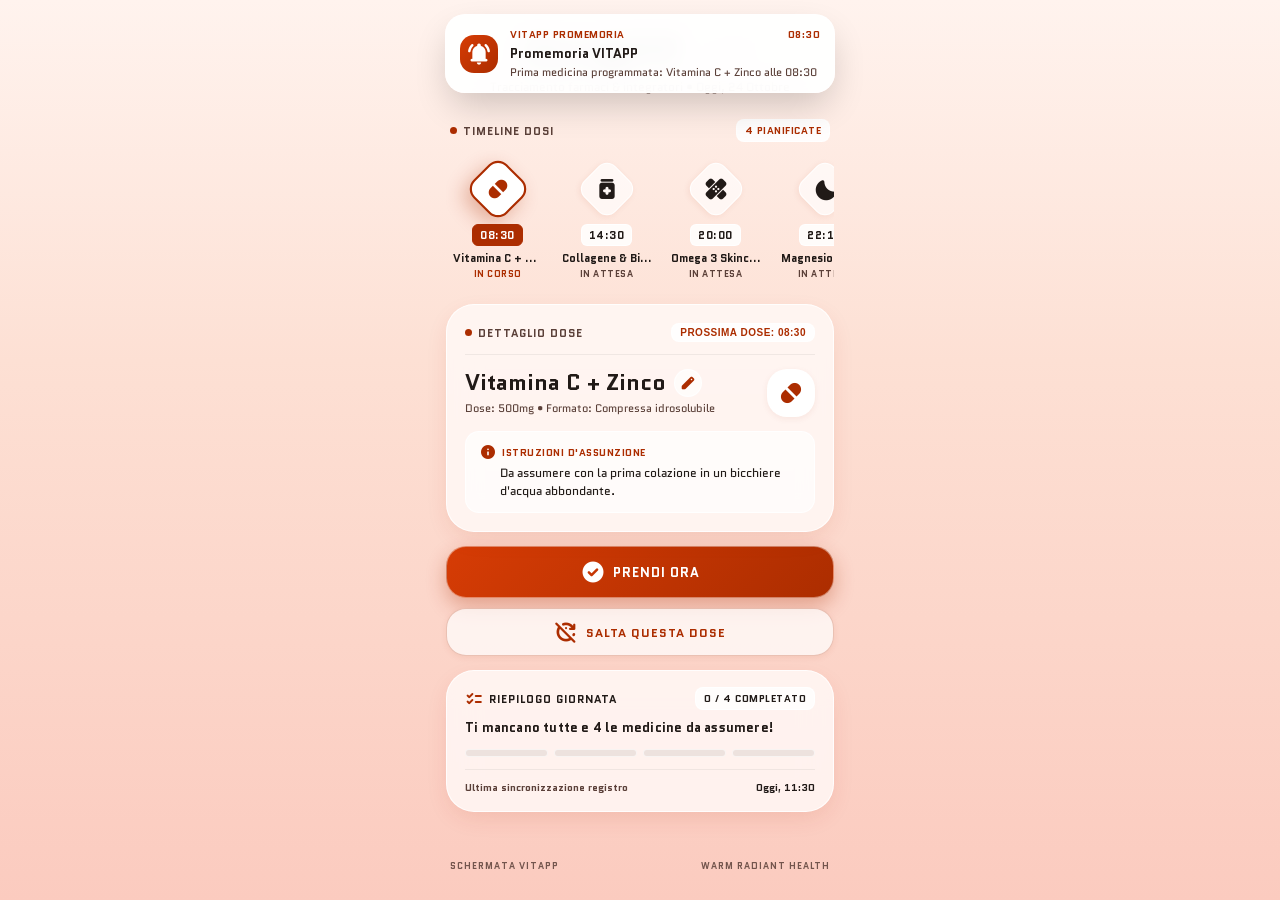
<file: index.html>
<!DOCTYPE html>
<html lang="it">

<head>
  <meta charset="UTF-8">
  <meta name="viewport" content="width=device-width, initial-scale=1.0">
  <title>VITAPPP - Tracciamento Farmaci & Integratori</title>

  <!-- Google Fonts: Font Quantico e Icone Rounded Geometry -->
  <link rel="preconnect" href="https://fonts.googleapis.com">
  <link rel="preconnect" href="https://fonts.gstatic.com" crossorigin>
  <link href="https://fonts.googleapis.com/css2?family=Quantico:ital,wght@0,400;0,700;1,400;1,700&display=swap"
    rel="stylesheet">
  <link
    href="https://fonts.googleapis.com/css2?family=Material+Symbols+Rounded:opsz,wght,FILL,GRAD@20..48,100..700,0..1,-50..200"
    rel="stylesheet">
  <link href="https://fonts.googleapis.com/css2?family=Rock+3D&display=swap" rel="stylesheet">


  <!-- Foglio di Stile Esterno -->
  <link rel="stylesheet" href="style.css">
</head>

<body>

  <!-- ==========================================================================
       === NOTIFICA TELEFONO (PROMEMORIA ORARIO SVEGLIA) ===
       ========================================================================== -->
  <div class="phone-notification" id="phoneNotification" role="alert">
    <div class="notif-icon-box">
      <span class="material-symbols-rounded">notifications_active</span>
    </div>
    <div class="notif-content">
      <div class="notif-header">
        <span>VITAPP PROMEMORIA</span>
        <span id="notifTime">08:30</span>
      </div>
      <p class="notif-title" id="notifTitle">È ora di prendere la medicina!</p>
      <p class="notif-desc" id="notifDesc">Tocca per visualizzare la scheda dosi.</p>
    </div>
  </div>

  <!-- ==========================================================================
       === CONTENITORE CENTRATO MOBILE-FIRST ===
       ========================================================================== -->
  <div class="app-container">

    <!-- Header: Titolo Vitapp e sottotitolo -->
    <header class="app-header">
      <div class="brand-row">
        <h1 class="brand-title">VITAPP</h1>
        <span class="brand-badge">v1.0-MED</span>
      </div>
      <p class="brand-subtitle">Tracciamento farmaci & integratori &bull; Oggi, 24 Ottobre</p>
    </header>

    <main>
      <!-- ==========================================================================
           === SEZIONE 1: TIMELINE DELLE MEDICINE CON FORMA A ROMBO ===
           ========================================================================== -->
      <section class="timeline-section" aria-label="Timeline delle medicine">
        <div class="section-header-row">
          <div class="section-label">
            <span class="section-indicator-dot"></span>
            <span>Timeline Dosi</span>
          </div>
          <span class="counter-pill" id="plannedCounterBadge">4 PIANIFICATE</span>
        </div>

        <!-- Traccia scorrevole con pulsanti delle medicine e pulsante "+" -->
        <div class="rhombus-scroll-track" id="rhombusContainer"></div>
      </section>

      <!-- ==========================================================================
           === SEZIONE 2: SCHEDA DETTAGLIO DELLA MEDICINA ATTIVA ===
           ========================================================================== -->
      <section class="detail-card" aria-label="Dettaglio della medicina selezionata">
        <div class="detail-top-row">
          <div class="section-label">
            <span class="section-indicator-dot"></span>
            <span>Dettaglio Dose</span>
          </div>
          <button type="button" class="detail-badge-pill" id="nextDoseBadge">
            PROSSIMA DOSE: 08:30
          </button>
        </div>

        <div class="detail-info-row">
          <div class="detail-text-col">
            <div class="detail-name-wrapper">
              <h2 class="detail-title" id="activeMedName">Vitamina C + Zinco</h2>
              <!-- Pulsante per modificare nome e dettagli della medicina -->
              <button type="button" class="edit-med-btn" id="btnOpenEditModal" title="Modifica medicina">
                <span class="material-symbols-rounded">edit</span>
              </button>
            </div>
            <p class="detail-spec" id="activeMedSpec">Dose: 500mg &bull; Formato: Compressa idrosolubile</p>
          </div>

          <div class="detail-icon-circle">
            <span class="material-symbols-rounded" id="activeMedIcon">pill</span>
          </div>
        </div>

        <!-- Box Istruzioni d'assunzione -->
        <div class="instructions-card">
          <div class="instructions-header">
            <span class="material-symbols-rounded" style="font-size: 16px;">info</span>
            <span>Istruzioni d'assunzione</span>
          </div>
          <p class="instructions-body" id="activeMedInstruction">
            Da assumere con la prima colazione in un bicchiere d'acqua abbondante.
          </p>
        </div>
      </section>

      <!-- ==========================================================================
           === SEZIONE 3: PULSANTI DI AZIONE (PRENDI ORA E SALTA DOSE) ===
           ========================================================================== -->
      <section class="actions-section" aria-label="Azioni sulla medicina">
        <button type="button" class="btn-action-primary" id="btnTakeNow">
          <span class="material-symbols-rounded">check_circle</span>
          <span>Prendi Ora</span>
        </button>

        <button type="button" class="btn-action-secondary" id="btnSkipDose">
          <span class="material-symbols-rounded">update_disabled</span>
          <span>Salta Questa Dose</span>
        </button>
      </section>

      <!-- ==========================================================================
           === SEZIONE 4: RIEPILOGO GIORNATA E BARRA DI AVANZAMENTO ===
           ========================================================================== */ -->
      <section class="summary-card" aria-label="Riepilogo avanzamento giornaliero">
        <div class="summary-header-row">
          <div class="summary-label">
            <span class="material-symbols-rounded"
              style="color: var(--color-primary); font-size: 18px;">checklist</span>
            <span>Riepilogo Giornata</span>
          </div>
          <span class="summary-counter-badge" id="progressFractionBadge">0 / 4 COMPLETATO</span>
        </div>

        <!-- Messaggio dinamico: mostra "OBIETTIVI RAGGIUNTI!" a giornata completata -->
        <p class="summary-message" id="summaryStatusMessage">
          Ti mancano tutte e 4 le medicine da assumere!
        </p>

        <!-- Segmenti proporzionali della barra di progresso -->
        <div class="progress-bar-container" id="progressBarContainer"></div>

        <div class="summary-footer">
          <span>Ultima sincronizzazione registro</span>
          <span class="sync-timestamp" id="syncTimestamp">Oggi, 11:30</span>
        </div>
      </section>
    </main>

    <!-- Footer di chiusura -->
    <footer class="app-footer">
      <span>SCHERMATA VITAPP</span>
      <span>WARM RADIANT HEALTH</span>
    </footer>
  </div>

  <!-- ==========================================================================
       === MODAL 1: AGGIUNGI MEDICINA (MASSIMO 6) ===
       ========================================================================== -->
  <div class="modal-overlay" id="addModalOverlay">
    <div class="modal-card">
      <div class="modal-handle"></div>
      <div class="modal-header-row">
        <h3 class="modal-title">
          <span class="material-symbols-rounded" style="color: var(--color-primary);">add_circle</span>
          <span>Aggiungi Nuova Medicina</span>
        </h3>
        <button type="button" class="btn-close-modal" id="btnCloseAddModal">
          <span class="material-symbols-rounded">close</span>
        </button>
      </div>

      <form id="addMedForm">
        <div class="form-group">
          <label class="form-label" for="addMedName">Nome Medicina o Integratore</label>
          <input class="form-input" id="addMedName" type="text" placeholder="Es. Vitamina D3, Ferro..." required>
        </div>

        <div class="form-group">
          <label class="form-label" for="addMedTime">Orario di Notifica / Assunzione</label>
          <input class="form-input" id="addMedTime" type="time" value="12:00" required>
        </div>

        <div class="form-group">
          <label class="form-label" for="addMedSpec">Formato e Dosaggio</label>
          <input class="form-input" id="addMedSpec" type="text" placeholder="Es. Dose: 1 compressa • Con acqua">
        </div>

        <div class="form-group">
          <label class="form-label" for="addMedInstruction">Istruzioni d'assunzione</label>
          <textarea class="form-textarea" id="addMedInstruction"
            placeholder="Es. Da assumere prima del pasto principale."></textarea>
        </div>

        <div class="modal-actions-row">
          <button type="button" class="btn-modal-cancel" id="btnCancelAdd">Annulla</button>
          <button type="submit" class="btn-modal-submit">Salva Medicina</button>
        </div>
      </form>
    </div>
  </div>

  <!-- ==========================================================================
       === MODAL 2: MODIFICA NOME E ISTRUZIONI MEDICINA ===
       ========================================================================== -->
  <div class="modal-overlay" id="editModalOverlay">
    <div class="modal-card">
      <div class="modal-handle"></div>
      <div class="modal-header-row">
        <h3 class="modal-title">
          <span class="material-symbols-rounded" style="color: var(--color-primary);">edit_note</span>
          <span>Modifica Medicina</span>
        </h3>
        <button type="button" class="btn-close-modal" id="btnCloseEditModal">
          <span class="material-symbols-rounded">close</span>
        </button>
      </div>

      <form id="editMedForm">
        <div class="form-group">
          <label class="form-label" for="editMedName">Nome Medicina</label>
          <input class="form-input" id="editMedName" type="text" required>
        </div>

        <div class="form-group">
          <label class="form-label" for="editMedTime">Orario di Assunzione</label>
          <input class="form-input" id="editMedTime" type="time" required>
        </div>

        <div class="form-group">
          <label class="form-label" for="editMedSpec">Formato e Dosaggio</label>
          <input class="form-input" id="editMedSpec" type="text">
        </div>

        <div class="form-group">
          <label class="form-label" for="editMedInstruction">Istruzioni d'assunzione</label>
          <textarea class="form-textarea" id="editMedInstruction"></textarea>
        </div>

        <div class="modal-actions-row">
          <button type="button" class="btn-modal-cancel" id="btnCancelEdit">Annulla</button>
          <button type="submit" class="btn-modal-submit">Salva Modifiche</button>
        </div>
      </form>
    </div>
  </div>

  <!-- Collegamento allo Script JavaScript Esterno -->
  <script src="script.js"></script>
</body>

</html>
</file>
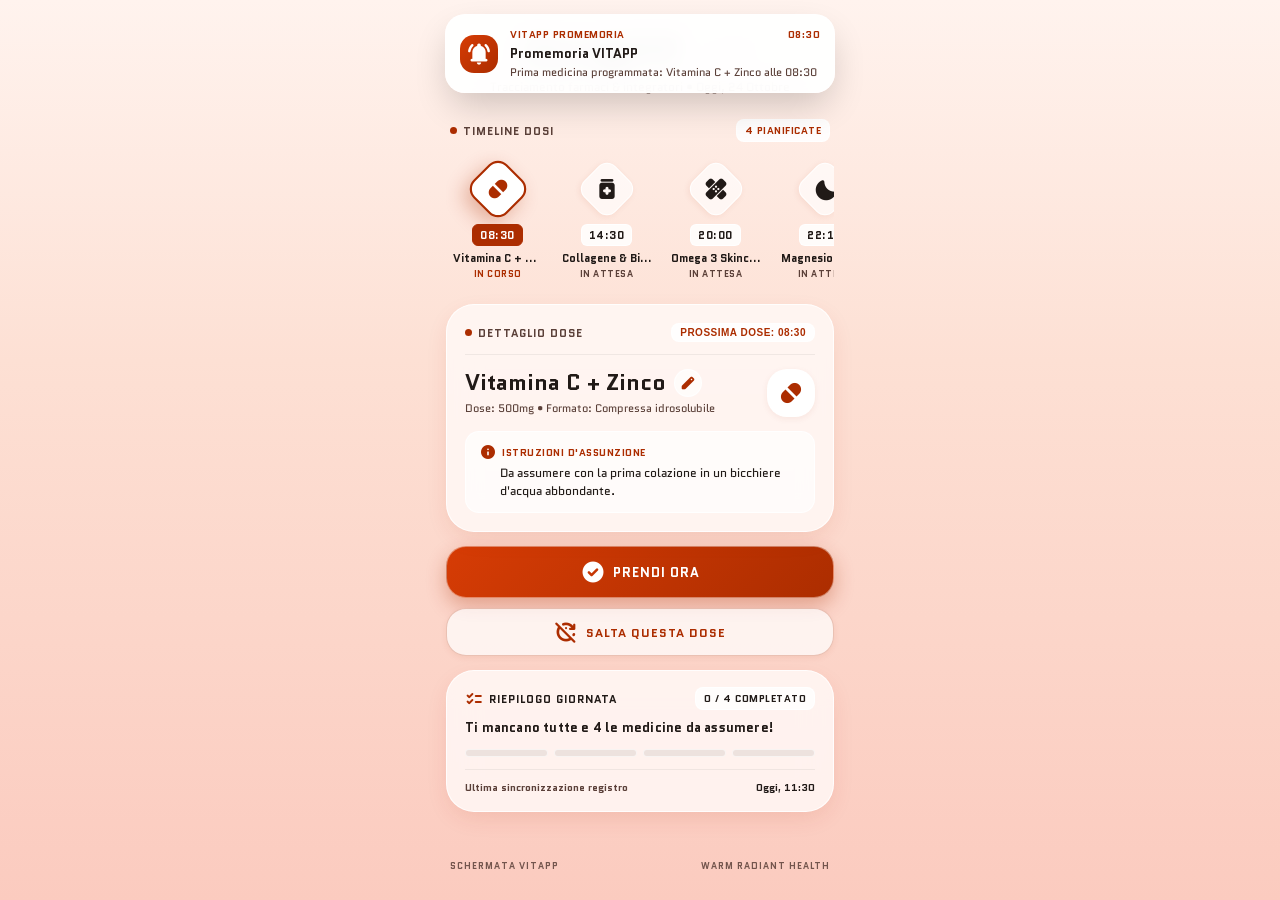
<file: VITAPP/index.html>
<!DOCTYPE html>
<html lang="it">

<head>
  <meta charset="UTF-8">
  <meta name="viewport" content="width=device-width, initial-scale=1.0">
  <title>VITAPP - Tracciamento Farmaci & Integratori</title>

  <!-- Google Fonts: Font Quantico e Icone Rounded Geometry -->
  <link rel="preconnect" href="https://fonts.googleapis.com">
  <link rel="preconnect" href="https://fonts.gstatic.com" crossorigin>
  <link href="https://fonts.googleapis.com/css2?family=Quantico:ital,wght@0,400;0,700;1,400;1,700&display=swap"
    rel="stylesheet">
  <link
    href="https://fonts.googleapis.com/css2?family=Material+Symbols+Rounded:opsz,wght,FILL,GRAD@20..48,100..700,0..1,-50..200"
    rel="stylesheet">
  <link href="https://fonts.googleapis.com/css2?family=Rock+3D&display=swap" rel="stylesheet">


  <!-- Foglio di Stile Esterno -->
  <link rel="stylesheet" href="style.css">
</head>

<body>

  <!-- ==========================================================================
       === CONTENITORE SFONDO: PASTIGLIE CADENTI ===
       ========================================================================== -->
  <div class="pills-bg-container" id="pillsBgContainer" aria-hidden="true"></div>

  <!-- ==========================================================================
       === NOTIFICA TELEFONO (PROMEMORIA ORARIO SVEGLIA) ===
       ========================================================================== -->
  <div class="phone-notification" id="phoneNotification" role="alert">
    <div class="notif-icon-box">
      <span class="material-symbols-rounded">notifications_active</span>
    </div>
    <div class="notif-content">
      <div class="notif-header">
        <span>VITAPP PROMEMORIA</span>
        <span id="notifTime">08:30</span>
      </div>
      <p class="notif-title" id="notifTitle">È ora di prendere la medicina!</p>
      <p class="notif-desc" id="notifDesc">Tocca per visualizzare la scheda dosi.</p>
    </div>
  </div>

  <!-- ==========================================================================
       === CONTENITORE CENTRATO MOBILE-FIRST ===
       ========================================================================== -->
  <div class="app-container">

    <!-- Header: Titolo Vitapp e sottotitolo -->
    <header class="app-header">
      <div class="brand-row">
        <h1 class="brand-title">VITAPP</h1>
        <span class="brand-badge">v1.0-MED</span>
      </div>
      <p class="brand-subtitle">Tracciamento farmaci & integratori &bull; Oggi, 24 Ottobre</p>
    </header>

    <main>
      <!-- ==========================================================================
           === SEZIONE 1: TIMELINE DELLE MEDICINE CON FORMA A ROMBO ===
           ========================================================================== -->
      <section class="timeline-section" aria-label="Timeline delle medicine">
        <div class="section-header-row">
          <div class="section-label">
            <span class="section-indicator-dot"></span>
            <span>Timeline Dosi</span>
          </div>
          <span class="counter-pill" id="plannedCounterBadge">4 PIANIFICATE</span>
        </div>

        <!-- Traccia scorrevole con pulsanti delle medicine e pulsante "+" -->
        <div class="rhombus-scroll-track" id="rhombusContainer"></div>
      </section>

      <!-- ==========================================================================
           === SEZIONE 2: SCHEDA DETTAGLIO DELLA MEDICINA ATTIVA ===
           ========================================================================== -->
      <section class="detail-card" aria-label="Dettaglio della medicina selezionata">
        <div class="detail-top-row">
          <div class="section-label">
            <span class="section-indicator-dot"></span>
            <span>Dettaglio Dose</span>
          </div>
          <button type="button" class="detail-badge-pill" id="nextDoseBadge">
            PROSSIMA DOSE: 08:30
          </button>
        </div>

        <div class="detail-info-row">
          <div class="detail-text-col">
            <div class="detail-name-wrapper">
              <h2 class="detail-title" id="activeMedName">Vitamina C + Zinco</h2>
              <!-- Pulsante per modificare nome e dettagli della medicina -->
              <button type="button" class="edit-med-btn" id="btnOpenEditModal" title="Modifica medicina">
                <span class="material-symbols-rounded">edit</span>
              </button>
            </div>
            <p class="detail-spec" id="activeMedSpec">Dose: 500mg &bull; Formato: Compressa idrosolubile</p>
          </div>

          <div class="detail-icon-circle">
            <span class="material-symbols-rounded" id="activeMedIcon">pill</span>
          </div>
        </div>

        <!-- Box Istruzioni d'assunzione -->
        <div class="instructions-card">
          <div class="instructions-header">
            <span class="material-symbols-rounded" style="font-size: 16px;">info</span>
            <span>Istruzioni d'assunzione</span>
          </div>
          <p class="instructions-body" id="activeMedInstruction">
            Da assumere con la prima colazione in un bicchiere d'acqua abbondante.
          </p>
        </div>
      </section>

      <!-- ==========================================================================
           === SEZIONE 3: PULSANTI DI AZIONE (PRENDI ORA E SALTA DOSE) ===
           ========================================================================== -->
      <section class="actions-section" aria-label="Azioni sulla medicina">
        <button type="button" class="btn-action-primary" id="btnTakeNow">
          <span class="material-symbols-rounded">check_circle</span>
          <span>Prendi Ora</span>
        </button>

        <button type="button" class="btn-action-secondary" id="btnSkipDose">
          <span class="material-symbols-rounded">update_disabled</span>
          <span>Salta Questa Dose</span>
        </button>
      </section>

      <!-- ==========================================================================
           === SEZIONE 4: RIEPILOGO GIORNATA E BARRA DI AVANZAMENTO ===
           ========================================================================== */ -->
      <section class="summary-card" aria-label="Riepilogo avanzamento giornaliero">
        <div class="summary-header-row">
          <div class="summary-label">
            <span class="material-symbols-rounded"
              style="color: var(--color-primary); font-size: 18px;">checklist</span>
            <span>Riepilogo Giornata</span>
          </div>
          <span class="summary-counter-badge" id="progressFractionBadge">0 / 4 COMPLETATO</span>
        </div>

        <!-- Messaggio dinamico: mostra "OBIETTIVI RAGGIUNTI!" a giornata completata -->
        <p class="summary-message" id="summaryStatusMessage">
          Ti mancano tutte e 4 le medicine da assumere!
        </p>

        <!-- Segmenti proporzionali della barra di progresso -->
        <div class="progress-bar-container" id="progressBarContainer"></div>

        <div class="summary-footer">
          <span>Ultima sincronizzazione registro</span>
          <span class="sync-timestamp" id="syncTimestamp">Oggi, 11:30</span>
        </div>
      </section>
    </main>

    <!-- Footer di chiusura -->
    <footer class="app-footer">
      <span>SCHERMATA VITAPP</span>
      <span>WARM RADIANT HEALTH</span>
    </footer>
  </div>

  <!-- ==========================================================================
       === MODAL 1: AGGIUNGI MEDICINA (MASSIMO 6) ===
       ========================================================================== -->
  <div class="modal-overlay" id="addModalOverlay">
    <div class="modal-card">
      <div class="modal-handle"></div>
      <div class="modal-header-row">
        <h3 class="modal-title">
          <span class="material-symbols-rounded" style="color: var(--color-primary);">add_circle</span>
          <span>Aggiungi Nuova Medicina</span>
        </h3>
        <button type="button" class="btn-close-modal" id="btnCloseAddModal">
          <span class="material-symbols-rounded">close</span>
        </button>
      </div>

      <form id="addMedForm">
        <div class="form-group">
          <label class="form-label" for="addMedName">Nome Medicina o Integratore</label>
          <input class="form-input" id="addMedName" type="text" placeholder="Es. Vitamina D3, Ferro..." required>
        </div>

        <div class="form-group">
          <label class="form-label" for="addMedTime">Orario di Notifica / Assunzione</label>
          <input class="form-input" id="addMedTime" type="time" value="12:00" required>
        </div>

        <div class="form-group">
          <label class="form-label" for="addMedSpec">Formato e Dosaggio</label>
          <input class="form-input" id="addMedSpec" type="text" placeholder="Es. Dose: 1 compressa • Con acqua">
        </div>

        <div class="form-group">
          <label class="form-label" for="addMedInstruction">Istruzioni d'assunzione</label>
          <textarea class="form-textarea" id="addMedInstruction"
            placeholder="Es. Da assumere prima del pasto principale."></textarea>
        </div>

        <div class="modal-actions-row">
          <button type="button" class="btn-modal-cancel" id="btnCancelAdd">Annulla</button>
          <button type="submit" class="btn-modal-submit">Salva Medicina</button>
        </div>
      </form>
    </div>
  </div>

  <!-- ==========================================================================
       === MODAL 2: MODIFICA NOME E ISTRUZIONI MEDICINA ===
       ========================================================================== -->
  <div class="modal-overlay" id="editModalOverlay">
    <div class="modal-card">
      <div class="modal-handle"></div>
      <div class="modal-header-row">
        <h3 class="modal-title">
          <span class="material-symbols-rounded" style="color: var(--color-primary);">edit_note</span>
          <span>Modifica Medicina</span>
        </h3>
        <button type="button" class="btn-close-modal" id="btnCloseEditModal">
          <span class="material-symbols-rounded">close</span>
        </button>
      </div>

      <form id="editMedForm">
        <div class="form-group">
          <label class="form-label" for="editMedName">Nome Medicina</label>
          <input class="form-input" id="editMedName" type="text" required>
        </div>

        <div class="form-group">
          <label class="form-label" for="editMedTime">Orario di Assunzione</label>
          <input class="form-input" id="editMedTime" type="time" required>
        </div>

        <div class="form-group">
          <label class="form-label" for="editMedSpec">Formato e Dosaggio</label>
          <input class="form-input" id="editMedSpec" type="text">
        </div>

        <div class="form-group">
          <label class="form-label" for="editMedInstruction">Istruzioni d'assunzione</label>
          <textarea class="form-textarea" id="editMedInstruction"></textarea>
        </div>

        <div class="modal-actions-row">
          <button type="button" class="btn-modal-cancel" id="btnCancelEdit">Annulla</button>
          <button type="submit" class="btn-modal-submit">Salva Modifiche</button>
        </div>
      </form>
    </div>
  </div>

  <!-- Collegamento allo Script JavaScript Esterno -->
  <script src="script.js"></script>
</body>

</html>
</file>
<file: style.css>
/* ==========================================================================
   === VARIABILI CSS (COLORI, FONT, SPAZIATURE, OMBRE) ===
   ========================================================================== */


@import url('https://fonts.googleapis.com/css2?family=Rock+3D&display=swap');

:root {

  /* Palette colori caldi (Warm Radiant Health) */
  --color-primary: #ac2d00;
  --color-primary-container: #d63c05;
  --color-primary-light: #ffdbd1;
  --color-secondary: #865300;
  --color-secondary-container: #fda625;

  /* Sfumature di sfondo pesca/albicocca */
  --color-bg-start: #fff3ee;
  --color-bg-mid: #fde0d4;
  --color-bg-end: #fbcbbf;

  /* Colori di superficie e card effetto vetro */
  --color-surface-glass: rgba(255, 248, 246, 0.85);
  --color-surface-subtle: rgba(255, 255, 255, 0.65);

  /* Colori testo e bordi */
  --color-text-dark: #211a17;
  --color-text-muted: #5b4039;
  --color-border: rgba(255, 255, 255, 0.85);
  --color-bar-bg: rgba(0, 0, 0, 0.07);

  /* Tipografia */
  --font-family: 'Quantico', sans-serif;



  h1 {
    font-family: 'Rock 3D', cursive;
    font-weight: 700;
    font-style: normal;
  }

  /* Raggi di curvatura (Border Radius) */
  --radius-sm: 8px;
  --radius-md: 14px;
  --radius-lg: 20px;
  --radius-xl: 28px;
  --radius-full: 9999px;

  /* Ombreggiature (Shadows) */
  --shadow-sm: 0 2px 6px rgba(172, 45, 0, 0.08);
  --shadow-md: 0 8px 24px -4px rgba(172, 45, 0, 0.12);
  --shadow-lg: 0 14px 32px -4px rgba(172, 45, 0, 0.25);
}

/* ==========================================================================
   === RESET E LAYOUT PRINCIPALE (MOBILE-FIRST) ===
   ========================================================================== */
* {
  box-sizing: border-box;
  margin: 0;
  padding: 0;
}

body {
  min-height: 100vh;
  background: linear-gradient(180deg, var(--color-bg-start) 0%, var(--color-bg-mid) 40%, var(--color-bg-end) 100%);
  font-family: var(--font-family);
  color: var(--color-text-dark);
  display: flex;
  justify-content: center;
  align-items: flex-start;
  -webkit-font-smoothing: antialiased;
}

/* Contenitore principale dell'app mobile (centrato su schermi ampi) */
.app-container {
  width: 100%;
  max-width: 420px;
  min-height: 100vh;
  padding: 16px 16px 28px 16px;
  display: flex;
  flex-direction: column;
  position: relative;
}

.material-symbols-rounded {
  font-variation-settings: 'FILL' 1, 'wght' 600, 'GRAD' 0, 'opsz' 24;
  display: inline-block;
  vertical-align: middle;
  line-height: 1;
}

/* ==========================================================================
   === NOTIFICA TELEFONO (PROMEMORIA ORARIO SVEGLIA) ===
   ========================================================================== */
.phone-notification {
  position: fixed;
  top: 14px;
  left: 50%;
  transform: translateX(-50%) translateY(-150%);
  width: calc(100% - 32px);
  max-width: 390px;
  background: rgba(255, 255, 255, 0.95);
  backdrop-filter: blur(12px);
  -webkit-backdrop-filter: blur(12px);
  border: 1px solid rgba(255, 255, 255, 0.9);
  border-radius: var(--radius-lg);
  padding: 12px 14px;
  box-shadow: 0 16px 36px -6px rgba(0, 0, 0, 0.2);
  z-index: 9999;
  display: flex;
  align-items: center;
  gap: 12px;
  transition: transform 0.4s cubic-bezier(0.18, 0.89, 0.32, 1.28), opacity 0.3s ease;
  opacity: 0;
  pointer-events: none;
}

.phone-notification.show {
  transform: translateX(-50%) translateY(0);
  opacity: 1;
  pointer-events: auto;
}

.notif-icon-box {
  width: 38px;
  height: 38px;
  border-radius: var(--radius-md);
  background: linear-gradient(135deg, var(--color-primary-container), var(--color-primary));
  color: #ffffff;
  display: flex;
  align-items: center;
  justify-content: center;
  flex-shrink: 0;
}

.notif-content {
  flex: 1;
  min-width: 0;
}

.notif-header {
  display: flex;
  justify-content: space-between;
  align-items: center;
  font-size: 10px;
  color: var(--color-primary);
  font-weight: 700;
  letter-spacing: 0.5px;
  text-transform: uppercase;
  margin-bottom: 2px;
}

.notif-title {
  font-size: 13px;
  font-weight: 700;
  color: var(--color-text-dark);
  white-space: nowrap;
  overflow: hidden;
  text-overflow: ellipsis;
}

.notif-desc {
  font-size: 11px;
  color: var(--color-text-muted);
  margin-top: 1px;
}

/* ==========================================================================
   === HEADER DELL'APPLICAZIONE ===
   ========================================================================== */
.app-header {
  display: flex;
  flex-direction: column;
  align-items: center;
  text-align: center;
  padding: 12px 0 16px 0;
}

.brand-row {
  display: flex;
  align-items: center;
  gap: 8px;
}

.brand-title {
  font-size: 32px;
  font-weight: 700;
  letter-spacing: 2px;
  color: var(--color-text-dark);
  text-transform: uppercase;
}

.brand-badge {
  font-size: 10px;
  font-weight: 700;
  padding: 2px 7px;
  background: rgba(255, 255, 255, 0.85);
  border: 1px solid var(--color-border);
  border-radius: var(--radius-sm);
  color: var(--color-primary);
  letter-spacing: 0.5px;
}

.brand-subtitle {
  margin-top: 4px;
  font-size: 12px;
  color: var(--color-text-muted);
  font-weight: 400;
}

/* ==========================================================================
   === TIMELINE DOSI (ROMBI ORIZZONTALI) ===
   ========================================================================== */
.timeline-section {
  margin-top: 8px;
}

.section-header-row {
  display: flex;
  justify-content: space-between;
  align-items: center;
  margin-bottom: 8px;
  padding: 0 4px;
}

.section-label {
  font-size: 11px;
  font-weight: 700;
  color: var(--color-text-muted);
  letter-spacing: 1px;
  text-transform: uppercase;
  display: flex;
  align-items: center;
  gap: 6px;
}

.section-indicator-dot {
  width: 7px;
  height: 7px;
  border-radius: var(--radius-full);
  background-color: var(--color-primary);
}

.counter-pill {
  font-size: 10px;
  font-weight: 700;
  background: rgba(255, 255, 255, 0.9);
  border: 1px solid var(--color-border);
  border-radius: var(--radius-sm);
  padding: 3px 8px;
  color: var(--color-primary);
  letter-spacing: 0.5px;
}

/* Traccia a scorrimento orizzontale */
.rhombus-scroll-track {
  display: flex;
  gap: 14px;
  overflow-x: auto;
  padding: 10px 4px 14px 4px;
  scrollbar-width: none;
  -ms-overflow-style: none;
}

.rhombus-scroll-track::-webkit-scrollbar {
  display: none;
}

/* Pulsante singola medicina */
.rhombus-item {
  display: flex;
  flex-direction: column;
  align-items: center;
  flex-shrink: 0;
  width: 95px;
  background: none;
  border: none;
  cursor: pointer;
  font-family: inherit;
  outline: none;
  transition: transform 0.2s ease;
}

.rhombus-item:active {
  transform: scale(0.96);
}

/* Rombo a 45 gradi */
.rhombus-box {
  width: 58px;
  height: 58px;
  display: flex;
  align-items: center;
  justify-content: center;
  position: relative;
  margin-bottom: 6px;
}

.rhombus-diamond {
  width: 44px;
  height: 44px;
  border-radius: 12px;
  transform: rotate(45deg);
  background: rgba(255, 255, 255, 0.65);
  border: 1.5px solid var(--color-border);
  box-shadow: var(--shadow-sm);
  transition: all 0.25s ease;
  position: absolute;
}

.rhombus-icon-wrapper {
  position: relative;
  z-index: 2;
  display: flex;
  align-items: center;
  justify-content: center;
  color: var(--color-text-dark);
  transition: color 0.2s ease;
}

.rhombus-icon-wrapper .material-symbols-rounded {
  font-size: 24px;
}

/* Badge orario sotto il rombo */
.rhombus-time {
  font-size: 11px;
  font-weight: 700;
  padding: 2px 7px;
  border-radius: 6px;
  background: rgba(255, 255, 255, 0.85);
  border: 1px solid var(--color-border);
  color: var(--color-text-dark);
  letter-spacing: 0.5px;
  transition: all 0.25s ease;
}

.rhombus-name {
  font-size: 11px;
  font-weight: 700;
  color: var(--color-text-dark);
  margin-top: 4px;
  max-width: 90px;
  white-space: nowrap;
  overflow: hidden;
  text-overflow: ellipsis;
  text-align: center;
}

.rhombus-status-tag {
  font-size: 9px;
  font-weight: 700;
  color: var(--color-text-muted);
  letter-spacing: 0.5px;
  text-transform: uppercase;
  margin-top: 1px;
}

/* Stato SELEZIONATO */
.rhombus-item.selected .rhombus-diamond {
  background: #ffffff;
  border: 2.5px solid var(--color-primary);
  box-shadow: 0 8px 18px rgba(172, 45, 0, 0.3);
  transform: rotate(45deg) scale(1.08);
}

.rhombus-item.selected .rhombus-icon-wrapper {
  color: var(--color-primary);
}

.rhombus-item.selected .rhombus-time {
  background: var(--color-primary);
  color: #ffffff;
  border-color: var(--color-primary);
}

.rhombus-item.selected .rhombus-status-tag {
  color: var(--color-primary);
}

/* Stato PRESA */
.rhombus-item.taken .rhombus-diamond {
  background: rgba(255, 255, 255, 0.9);
  border-color: var(--color-secondary-container);
}

.rhombus-item.taken .rhombus-icon-wrapper {
  color: var(--color-secondary);
}

/* Pulsante AGGIUNGI (+) */
.rhombus-item.add-new-btn .rhombus-diamond {
  background: rgba(255, 255, 255, 0.45);
  border: 2px dashed rgba(172, 45, 0, 0.45);
}

.rhombus-item.add-new-btn .rhombus-icon-wrapper {
  color: var(--color-primary);
}

/* ==========================================================================
   === SCHEDA DETTAGLIO DOSE ===
   ========================================================================== */
.detail-card {
  background: var(--color-surface-glass);
  backdrop-filter: blur(16px);
  -webkit-backdrop-filter: blur(16px);
  border: 1px solid var(--color-border);
  border-radius: var(--radius-xl);
  padding: 18px;
  margin-top: 10px;
  box-shadow: var(--shadow-md);
  position: relative;
}

.detail-top-row {
  display: flex;
  justify-content: space-between;
  align-items: center;
  padding-bottom: 12px;
  border-bottom: 1px solid rgba(0, 0, 0, 0.06);
}

.detail-badge-pill {
  font-size: 10px;
  font-weight: 700;
  color: var(--color-primary);
  background: rgba(255, 255, 255, 0.9);
  border: 1px solid var(--color-border);
  border-radius: var(--radius-sm);
  padding: 3px 8px;
  letter-spacing: 0.5px;
  cursor: pointer;
}

.detail-info-row {
  display: flex;
  justify-content: space-between;
  align-items: flex-start;
  margin-top: 14px;
}

.detail-text-col {
  flex: 1;
  padding-right: 12px;
}

.detail-name-wrapper {
  display: flex;
  align-items: center;
  gap: 8px;
  flex-wrap: wrap;
}

.detail-title {
  font-size: 22px;
  font-weight: 700;
  color: var(--color-text-dark);
  line-height: 1.2;
}

.edit-med-btn {
  background: rgba(255, 255, 255, 0.7);
  border: 1px solid var(--color-border);
  border-radius: var(--radius-full);
  width: 28px;
  height: 28px;
  display: flex;
  align-items: center;
  justify-content: center;
  cursor: pointer;
  color: var(--color-primary);
  transition: background 0.2s ease, transform 0.2s ease;
}

.edit-med-btn:hover {
  background: #ffffff;
  transform: scale(1.08);
}

.edit-med-btn .material-symbols-rounded {
  font-size: 16px;
}

.detail-spec {
  font-size: 11px;
  color: var(--color-text-muted);
  margin-top: 4px;
  line-height: 1.4;
}

.detail-icon-circle {
  width: 48px;
  height: 48px;
  border-radius: var(--radius-lg);
  background: #ffffff;
  border: 1px solid var(--color-border);
  box-shadow: var(--shadow-sm);
  display: flex;
  align-items: center;
  justify-content: center;
  color: var(--color-primary);
  flex-shrink: 0;
}

.detail-icon-circle .material-symbols-rounded {
  font-size: 26px;
}

.instructions-card {
  background: var(--color-surface-subtle);
  border: 1px solid var(--color-border);
  border-radius: var(--radius-md);
  padding: 12px 14px;
  margin-top: 14px;
}

.instructions-header {
  display: flex;
  align-items: center;
  gap: 6px;
  font-size: 10px;
  font-weight: 700;
  color: var(--color-primary);
  letter-spacing: 0.5px;
  text-transform: uppercase;
  margin-bottom: 4px;
}

.instructions-body {
  font-size: 12px;
  line-height: 1.5;
  color: var(--color-text-dark);
  padding-left: 20px;
}

/* ==========================================================================
   === PULSANTI DI AZIONE (PRENDI ORA E SALTA DOSE) ===
   ========================================================================== */
.actions-section {
  display: flex;
  flex-direction: column;
  gap: 10px;
  margin-top: 14px;
}

.btn-action-primary {
  width: 100%;
  height: 52px;
  background: linear-gradient(135deg, var(--color-primary-container) 0%, var(--color-primary) 100%);
  color: #ffffff;
  border: 1px solid rgba(255, 255, 255, 0.4);
  border-radius: var(--radius-lg);
  font-family: inherit;
  font-size: 13px;
  font-weight: 700;
  letter-spacing: 1px;
  text-transform: uppercase;
  display: flex;
  align-items: center;
  justify-content: center;
  gap: 8px;
  cursor: pointer;
  box-shadow: 0 8px 20px rgba(172, 45, 0, 0.32);
  transition: transform 0.15s ease, box-shadow 0.15s ease;
}

.btn-action-primary:active {
  transform: scale(0.98);
  box-shadow: 0 4px 12px rgba(172, 45, 0, 0.25);
}

.btn-action-secondary {
  width: 100%;
  height: 48px;
  background: rgba(255, 255, 255, 0.7);
  color: var(--color-primary);
  border: 1.5px solid rgba(172, 45, 0, 0.25);
  border-radius: var(--radius-lg);
  font-family: inherit;
  font-size: 12px;
  font-weight: 700;
  letter-spacing: 1px;
  text-transform: uppercase;
  display: flex;
  align-items: center;
  justify-content: center;
  gap: 8px;
  cursor: pointer;
  box-shadow: var(--shadow-sm);
  transition: transform 0.15s ease, background 0.15s ease;
}

.btn-action-secondary:active {
  transform: scale(0.98);
  background: rgba(255, 255, 255, 0.9);
}

/* ==========================================================================
   === RIEPILOGO GIORNATA E BARRA DI AVANZAMENTO ===
   ========================================================================== */
.summary-card {
  background: var(--color-surface-glass);
  backdrop-filter: blur(16px);
  -webkit-backdrop-filter: blur(16px);
  border: 1px solid var(--color-border);
  border-radius: var(--radius-xl);
  padding: 16px 18px;
  margin-top: 14px;
  box-shadow: var(--shadow-md);
}

.summary-header-row {
  display: flex;
  justify-content: space-between;
  align-items: center;
}

.summary-label {
  font-size: 11px;
  font-weight: 700;
  color: var(--color-text-dark);
  letter-spacing: 1px;
  text-transform: uppercase;
  display: flex;
  align-items: center;
  gap: 6px;
}

.summary-counter-badge {
  font-size: 10px;
  font-weight: 700;
  color: var(--color-text-dark);
  background: rgba(255, 255, 255, 0.85);
  border: 1px solid var(--color-border);
  border-radius: var(--radius-sm);
  padding: 3px 8px;
  letter-spacing: 0.5px;
}

.summary-message {
  font-size: 13px;
  font-weight: 700;
  color: var(--color-text-dark);
  margin-top: 10px;
  letter-spacing: 0.2px;
  line-height: 1.3;
}

/* Stile per OBIETTIVI RAGGIUNTI! */
.summary-message.celebrate {
  color: var(--color-primary);
  font-size: 15px;
  letter-spacing: 0.8px;
  display: flex;
  align-items: center;
  gap: 6px;
}

/* Segmenti della barra di progresso */
.progress-bar-container {
  display: flex;
  gap: 6px;
  width: 100%;
  margin-top: 12px;
}

.progress-segment {
  flex: 1;
  height: 8px;
  background: var(--color-bar-bg);
  border: 1px solid rgba(255, 255, 255, 0.6);
  border-radius: var(--radius-full);
  overflow: hidden;
  position: relative;
}

.progress-fill {
  height: 100%;
  width: 0%;
  border-radius: var(--radius-full);
  transition: width 0.5s cubic-bezier(0.34, 1.25, 0.64, 1), background-color 0.3s ease;
}

/* Riempimento solo per dosi assunte */
.progress-segment.filled .progress-fill {
  width: 100%;
  background: linear-gradient(90deg, var(--color-secondary-container) 0%, var(--color-primary) 100%);
}

.summary-footer {
  display: flex;
  justify-content: space-between;
  align-items: center;
  font-size: 10px;
  font-weight: 700;
  color: var(--color-text-muted);
  border-top: 1px solid rgba(0, 0, 0, 0.06);
  padding-top: 10px;
  margin-top: 12px;
}

.sync-timestamp {
  color: var(--color-text-dark);
}

.app-footer {
  display: flex;
  justify-content: space-between;
  align-items: center;
  font-size: 9px;
  font-weight: 700;
  color: var(--color-text-muted);
  letter-spacing: 1px;
  text-transform: uppercase;
  padding: 16px 4px 0 4px;
  margin-top: auto;
  opacity: 0.85;
}

/* ==========================================================================
   === MODALI (AGGIUNGI E MODIFICA MEDICINA) ===
   ========================================================================== */
.modal-overlay {
  position: fixed;
  top: 0;
  left: 0;
  right: 0;
  bottom: 0;
  background: rgba(33, 26, 23, 0.45);
  backdrop-filter: blur(6px);
  -webkit-backdrop-filter: blur(6px);
  display: flex;
  justify-content: center;
  align-items: flex-end;
  z-index: 1000;
  opacity: 0;
  pointer-events: none;
  transition: opacity 0.25s ease;
}

.modal-overlay.active {
  opacity: 1;
  pointer-events: auto;
}

.modal-card {
  background: #ffffff;
  width: 100%;
  max-width: 420px;
  border-radius: var(--radius-xl) var(--radius-xl) 0 0;
  padding: 20px 20px 28px 20px;
  box-shadow: 0 -8px 30px rgba(0, 0, 0, 0.2);
  transform: translateY(100%);
  transition: transform 0.3s cubic-bezier(0.18, 0.89, 0.32, 1);
  max-height: 85vh;
  overflow-y: auto;
}

.modal-overlay.active .modal-card {
  transform: translateY(0);
}

.modal-handle {
  width: 40px;
  height: 4px;
  background: rgba(0, 0, 0, 0.15);
  border-radius: var(--radius-full);
  margin: 0 auto 14px auto;
}

.modal-header-row {
  display: flex;
  justify-content: space-between;
  align-items: center;
  margin-bottom: 16px;
  padding-bottom: 8px;
  border-bottom: 1px solid rgba(0, 0, 0, 0.08);
}

.modal-title {
  font-size: 14px;
  font-weight: 700;
  color: var(--color-text-dark);
  letter-spacing: 0.5px;
  text-transform: uppercase;
  display: flex;
  align-items: center;
  gap: 6px;
}

.btn-close-modal {
  background: none;
  border: none;
  cursor: pointer;
  color: var(--color-text-muted);
  display: flex;
  align-items: center;
  justify-content: center;
}

.form-group {
  margin-bottom: 14px;
}

.form-label {
  display: block;
  font-size: 10px;
  font-weight: 700;
  color: var(--color-text-muted);
  letter-spacing: 0.5px;
  text-transform: uppercase;
  margin-bottom: 6px;
}

.form-input,
.form-textarea {
  width: 100%;
  padding: 10px 12px;
  font-family: inherit;
  font-size: 12px;
  color: var(--color-text-dark);
  background: rgba(255, 248, 246, 0.6);
  border: 1.5px solid rgba(172, 45, 0, 0.2);
  border-radius: var(--radius-md);
  outline: none;
  transition: border-color 0.2s ease;
}

.form-input:focus,
.form-textarea:focus {
  border-color: var(--color-primary);
  background: #ffffff;
}

.form-textarea {
  resize: vertical;
  min-height: 60px;
}

.modal-actions-row {
  display: flex;
  gap: 10px;
  margin-top: 18px;
}

.btn-modal-cancel {
  flex: 1;
  height: 44px;
  background: rgba(0, 0, 0, 0.05);
  border: none;
  border-radius: var(--radius-md);
  font-family: inherit;
  font-size: 11px;
  font-weight: 700;
  letter-spacing: 0.5px;
  text-transform: uppercase;
  cursor: pointer;
  color: var(--color-text-muted);
}

.btn-modal-submit {
  flex: 1;
  height: 44px;
  background: linear-gradient(135deg, var(--color-primary-container) 0%, var(--color-primary) 100%);
  color: #ffffff;
  border: none;
  border-radius: var(--radius-md);
  font-family: inherit;
  font-size: 11px;
  font-weight: 700;
  letter-spacing: 0.5px;
  text-transform: uppercase;
  cursor: pointer;
  box-shadow: 0 4px 12px rgba(172, 45, 0, 0.3);
}
</file>
<file: VITAPP/style.css>
/* ==========================================================================
   === VARIABILI CSS (COLORI, FONT, SPAZIATURE, OMBRE) ===
   ========================================================================== */


@import url('https://fonts.googleapis.com/css2?family=Rock+3D&display=swap');

:root {

  /* Palette colori caldi (Warm Radiant Health) */
  --color-primary: #ac2d00;
  --color-primary-container: #d63c05;
  --color-primary-light: #ffdbd1;
  --color-secondary: #865300;
  --color-secondary-container: #fda625;

  /* Sfumature di sfondo pesca/albicocca */
  --color-bg-start: #fff3ee;
  --color-bg-mid: #fde0d4;
  --color-bg-end: #fbcbbf;

  /* Colori di superficie e card effetto vetro */
  --color-surface-glass: rgba(255, 248, 246, 0.85);
  --color-surface-subtle: rgba(255, 255, 255, 0.65);

  /* Colori testo e bordi */
  --color-text-dark: #211a17;
  --color-text-muted: #5b4039;
  --color-border: rgba(255, 255, 255, 0.85);
  --color-bar-bg: rgba(0, 0, 0, 0.07);

  /* Tipografia */
  --font-family: 'Quantico', sans-serif;



  h1 {
    font-family: 'Rock 3D', cursive;
    font-weight: 600;
    font-style: normal;
  }

  /* Raggi di curvatura (Border Radius) */
  --radius-sm: 8px;
  --radius-md: 14px;
  --radius-lg: 20px;
  --radius-xl: 28px;
  --radius-full: 9999px;

  /* Ombreggiature (Shadows) */
  --shadow-sm: 0 2px 6px rgba(172, 45, 0, 0.08);
  --shadow-md: 0 8px 24px -4px rgba(172, 45, 0, 0.12);
  --shadow-lg: 0 14px 32px -4px rgba(172, 45, 0, 0.25);
}

/* ==========================================================================
   === RESET E LAYOUT PRINCIPALE (MOBILE-FIRST) ===
   ========================================================================== */
* {
  box-sizing: border-box;
  margin: 0;
  padding: 0;
}

body {
  min-height: 100vh;
  background: linear-gradient(180deg, var(--color-bg-start) 0%, var(--color-bg-mid) 40%, var(--color-bg-end) 100%);
  font-family: var(--font-family);
  color: var(--color-text-dark);
  display: flex;
  justify-content: center;
  align-items: flex-start;
  -webkit-font-smoothing: antialiased;
  overflow-x: hidden;
}

/* Contenitore principale dell'app mobile (centrato su schermi ampi) */
.app-container {
  width: 100%;
  max-width: 420px;
  min-height: 100vh;
  padding: 16px 16px 28px 16px;
  display: flex;
  flex-direction: column;
  position: relative;
  z-index: 1;
}

.material-symbols-rounded {
  font-variation-settings: 'FILL' 1, 'wght' 600, 'GRAD' 0, 'opsz' 24;
  display: inline-block;
  vertical-align: middle;
  line-height: 1;
}

/* ==========================================================================
   === NOTIFICA TELEFONO (PROMEMORIA ORARIO SVEGLIA) ===
   ========================================================================== */
.phone-notification {
  position: fixed;
  top: 14px;
  left: 50%;
  transform: translateX(-50%) translateY(-150%);
  width: calc(100% - 32px);
  max-width: 390px;
  background: rgba(255, 255, 255, 0.95);
  backdrop-filter: blur(12px);
  -webkit-backdrop-filter: blur(12px);
  border: 1px solid rgba(255, 255, 255, 0.9);
  border-radius: var(--radius-lg);
  padding: 12px 14px;
  box-shadow: 0 16px 36px -6px rgba(0, 0, 0, 0.2);
  z-index: 9999;
  display: flex;
  align-items: center;
  gap: 12px;
  transition: transform 0.4s cubic-bezier(0.18, 0.89, 0.32, 1.28), opacity 0.3s ease;
  opacity: 0;
  pointer-events: none;
}

.phone-notification.show {
  transform: translateX(-50%) translateY(0);
  opacity: 1;
  pointer-events: auto;
}

.notif-icon-box {
  width: 38px;
  height: 38px;
  border-radius: var(--radius-md);
  background: linear-gradient(135deg, var(--color-primary-container), var(--color-primary));
  color: #ffffff;
  display: flex;
  align-items: center;
  justify-content: center;
  flex-shrink: 0;
}

.notif-content {
  flex: 1;
  min-width: 0;
}

.notif-header {
  display: flex;
  justify-content: space-between;
  align-items: center;
  font-size: 10px;
  color: var(--color-primary);
  font-weight: 700;
  letter-spacing: 0.5px;
  text-transform: uppercase;
  margin-bottom: 2px;
}

.notif-title {
  font-size: 13px;
  font-weight: 700;
  color: var(--color-text-dark);
  white-space: nowrap;
  overflow: hidden;
  text-overflow: ellipsis;
}

.notif-desc {
  font-size: 11px;
  color: var(--color-text-muted);
  margin-top: 1px;
}

/* ==========================================================================
   === HEADER DELL'APPLICAZIONE ===
   ========================================================================== */
.app-header {
  display: flex;
  flex-direction: column;
  align-items: center;
  text-align: center;
  padding: 12px 0 16px 0;
}

.brand-row {
  display: flex;
  align-items: center;
  gap: 8px;
}

.brand-title {
  font-size: 32px;
  font-weight: 700;
  letter-spacing: 2px;
  color: var(--color-text-dark);
  text-transform: uppercase;
}

.brand-badge {
  font-size: 10px;
  font-weight: 700;
  padding: 2px 7px;
  background: rgba(255, 255, 255, 0.85);
  border: 1px solid var(--color-border);
  border-radius: var(--radius-sm);
  color: var(--color-primary);
  letter-spacing: 0.5px;
}

.brand-subtitle {
  margin-top: 4px;
  font-size: 12px;
  color: var(--color-text-muted);
  font-weight: 400;
}

/* ==========================================================================
   === TIMELINE DOSI (ROMBI ORIZZONTALI) ===
   ========================================================================== */
.timeline-section {
  margin-top: 8px;
}

.section-header-row {
  display: flex;
  justify-content: space-between;
  align-items: center;
  margin-bottom: 8px;
  padding: 0 4px;
}

.section-label {
  font-size: 11px;
  font-weight: 700;
  color: var(--color-text-muted);
  letter-spacing: 1px;
  text-transform: uppercase;
  display: flex;
  align-items: center;
  gap: 6px;
}

.section-indicator-dot {
  width: 7px;
  height: 7px;
  border-radius: var(--radius-full);
  background-color: var(--color-primary);
}

.counter-pill {
  font-size: 10px;
  font-weight: 700;
  background: rgba(255, 255, 255, 0.9);
  border: 1px solid var(--color-border);
  border-radius: var(--radius-sm);
  padding: 3px 8px;
  color: var(--color-primary);
  letter-spacing: 0.5px;
}

/* Traccia a scorrimento orizzontale */
.rhombus-scroll-track {
  display: flex;
  gap: 14px;
  overflow-x: auto;
  padding: 10px 4px 14px 4px;
  scrollbar-width: none;
  -ms-overflow-style: none;
}

.rhombus-scroll-track::-webkit-scrollbar {
  display: none;
}

/* Pulsante singola medicina */
.rhombus-item {
  display: flex;
  flex-direction: column;
  align-items: center;
  flex-shrink: 0;
  width: 95px;
  background: none;
  border: none;
  cursor: pointer;
  font-family: inherit;
  outline: none;
  transition: transform 0.2s ease;
}

.rhombus-item:active {
  transform: scale(0.96);
}

/* Rombo a 45 gradi */
.rhombus-box {
  width: 58px;
  height: 58px;
  display: flex;
  align-items: center;
  justify-content: center;
  position: relative;
  margin-bottom: 6px;
}

.rhombus-diamond {
  width: 44px;
  height: 44px;
  border-radius: 12px;
  transform: rotate(45deg);
  background: rgba(255, 255, 255, 0.65);
  border: 1.5px solid var(--color-border);
  box-shadow: var(--shadow-sm);
  transition: all 0.25s ease;
  position: absolute;
}

.rhombus-icon-wrapper {
  position: relative;
  z-index: 2;
  display: flex;
  align-items: center;
  justify-content: center;
  color: var(--color-text-dark);
  transition: color 0.2s ease;
}

.rhombus-icon-wrapper .material-symbols-rounded {
  font-size: 24px;
}

/* Badge orario sotto il rombo */
.rhombus-time {
  font-size: 11px;
  font-weight: 700;
  padding: 2px 7px;
  border-radius: 6px;
  background: rgba(255, 255, 255, 0.85);
  border: 1px solid var(--color-border);
  color: var(--color-text-dark);
  letter-spacing: 0.5px;
  transition: all 0.25s ease;
}

.rhombus-name {
  font-size: 11px;
  font-weight: 700;
  color: var(--color-text-dark);
  margin-top: 4px;
  max-width: 90px;
  white-space: nowrap;
  overflow: hidden;
  text-overflow: ellipsis;
  text-align: center;
}

.rhombus-status-tag {
  font-size: 9px;
  font-weight: 700;
  color: var(--color-text-muted);
  letter-spacing: 0.5px;
  text-transform: uppercase;
  margin-top: 1px;
}

/* Stato SELEZIONATO */
.rhombus-item.selected .rhombus-diamond {
  background: #ffffff;
  border: 2.5px solid var(--color-primary);
  box-shadow: 0 8px 18px rgba(172, 45, 0, 0.3);
  transform: rotate(45deg) scale(1.08);
}

.rhombus-item.selected .rhombus-icon-wrapper {
  color: var(--color-primary);
}

.rhombus-item.selected .rhombus-time {
  background: var(--color-primary);
  color: #ffffff;
  border-color: var(--color-primary);
}

.rhombus-item.selected .rhombus-status-tag {
  color: var(--color-primary);
}

/* Stato PRESA */
.rhombus-item.taken .rhombus-diamond {
  background: rgba(255, 255, 255, 0.9);
  border-color: var(--color-secondary-container);
}

.rhombus-item.taken .rhombus-icon-wrapper {
  color: var(--color-secondary);
}

/* Pulsante AGGIUNGI (+) */
.rhombus-item.add-new-btn .rhombus-diamond {
  background: rgba(255, 255, 255, 0.45);
  border: 2px dashed rgba(172, 45, 0, 0.45);
}

.rhombus-item.add-new-btn .rhombus-icon-wrapper {
  color: var(--color-primary);
}

/* ==========================================================================
   === SCHEDA DETTAGLIO DOSE ===
   ========================================================================== */
.detail-card {
  background: var(--color-surface-glass);
  backdrop-filter: blur(16px);
  -webkit-backdrop-filter: blur(16px);
  border: 1px solid var(--color-border);
  border-radius: var(--radius-xl);
  padding: 18px;
  margin-top: 10px;
  box-shadow: var(--shadow-md);
  position: relative;
}

.detail-top-row {
  display: flex;
  justify-content: space-between;
  align-items: center;
  padding-bottom: 12px;
  border-bottom: 1px solid rgba(0, 0, 0, 0.06);
}

.detail-badge-pill {
  font-size: 10px;
  font-weight: 700;
  color: var(--color-primary);
  background: rgba(255, 255, 255, 0.9);
  border: 1px solid var(--color-border);
  border-radius: var(--radius-sm);
  padding: 3px 8px;
  letter-spacing: 0.5px;
  cursor: pointer;
}

.detail-info-row {
  display: flex;
  justify-content: space-between;
  align-items: flex-start;
  margin-top: 14px;
}

.detail-text-col {
  flex: 1;
  padding-right: 12px;
}

.detail-name-wrapper {
  display: flex;
  align-items: center;
  gap: 8px;
  flex-wrap: wrap;
}

.detail-title {
  font-size: 22px;
  font-weight: 700;
  color: var(--color-text-dark);
  line-height: 1.2;
}

.edit-med-btn {
  background: rgba(255, 255, 255, 0.7);
  border: 1px solid var(--color-border);
  border-radius: var(--radius-full);
  width: 28px;
  height: 28px;
  display: flex;
  align-items: center;
  justify-content: center;
  cursor: pointer;
  color: var(--color-primary);
  transition: background 0.2s ease, transform 0.2s ease;
}

.edit-med-btn:hover {
  background: #ffffff;
  transform: scale(1.08);
}

.edit-med-btn .material-symbols-rounded {
  font-size: 16px;
}

.detail-spec {
  font-size: 11px;
  color: var(--color-text-muted);
  margin-top: 4px;
  line-height: 1.4;
}

.detail-icon-circle {
  width: 48px;
  height: 48px;
  border-radius: var(--radius-lg);
  background: #ffffff;
  border: 1px solid var(--color-border);
  box-shadow: var(--shadow-sm);
  display: flex;
  align-items: center;
  justify-content: center;
  color: var(--color-primary);
  flex-shrink: 0;
}

.detail-icon-circle .material-symbols-rounded {
  font-size: 26px;
}

.instructions-card {
  background: var(--color-surface-subtle);
  border: 1px solid var(--color-border);
  border-radius: var(--radius-md);
  padding: 12px 14px;
  margin-top: 14px;
}

.instructions-header {
  display: flex;
  align-items: center;
  gap: 6px;
  font-size: 10px;
  font-weight: 700;
  color: var(--color-primary);
  letter-spacing: 0.5px;
  text-transform: uppercase;
  margin-bottom: 4px;
}

.instructions-body {
  font-size: 12px;
  line-height: 1.5;
  color: var(--color-text-dark);
  padding-left: 20px;
}

/* ==========================================================================
   === PULSANTI DI AZIONE (PRENDI ORA E SALTA DOSE) ===
   ========================================================================== */
.actions-section {
  display: flex;
  flex-direction: column;
  gap: 10px;
  margin-top: 14px;
}

.btn-action-primary {
  width: 100%;
  height: 52px;
  background: linear-gradient(135deg, var(--color-primary-container) 0%, var(--color-primary) 100%);
  color: #ffffff;
  border: 1px solid rgba(255, 255, 255, 0.4);
  border-radius: var(--radius-lg);
  font-family: inherit;
  font-size: 13px;
  font-weight: 700;
  letter-spacing: 1px;
  text-transform: uppercase;
  display: flex;
  align-items: center;
  justify-content: center;
  gap: 8px;
  cursor: pointer;
  box-shadow: 0 8px 20px rgba(172, 45, 0, 0.32);
  transition: transform 0.15s ease, box-shadow 0.15s ease;
}

.btn-action-primary:active {
  transform: scale(0.98);
  box-shadow: 0 4px 12px rgba(172, 45, 0, 0.25);
}

.btn-action-secondary {
  width: 100%;
  height: 48px;
  background: rgba(255, 255, 255, 0.7);
  color: var(--color-primary);
  border: 1.5px solid rgba(172, 45, 0, 0.25);
  border-radius: var(--radius-lg);
  font-family: inherit;
  font-size: 12px;
  font-weight: 700;
  letter-spacing: 1px;
  text-transform: uppercase;
  display: flex;
  align-items: center;
  justify-content: center;
  gap: 8px;
  cursor: pointer;
  box-shadow: var(--shadow-sm);
  transition: transform 0.15s ease, background 0.15s ease;
}

.btn-action-secondary:active {
  transform: scale(0.98);
  background: rgba(255, 255, 255, 0.9);
}

/* ==========================================================================
   === RIEPILOGO GIORNATA E BARRA DI AVANZAMENTO ===
   ========================================================================== */
.summary-card {
  background: var(--color-surface-glass);
  backdrop-filter: blur(16px);
  -webkit-backdrop-filter: blur(16px);
  border: 1px solid var(--color-border);
  border-radius: var(--radius-xl);
  padding: 16px 18px;
  margin-top: 14px;
  box-shadow: var(--shadow-md);
}

.summary-header-row {
  display: flex;
  justify-content: space-between;
  align-items: center;
}

.summary-label {
  font-size: 11px;
  font-weight: 700;
  color: var(--color-text-dark);
  letter-spacing: 1px;
  text-transform: uppercase;
  display: flex;
  align-items: center;
  gap: 6px;
}

.summary-counter-badge {
  font-size: 10px;
  font-weight: 700;
  color: var(--color-text-dark);
  background: rgba(255, 255, 255, 0.85);
  border: 1px solid var(--color-border);
  border-radius: var(--radius-sm);
  padding: 3px 8px;
  letter-spacing: 0.5px;
}

.summary-message {
  font-size: 13px;
  font-weight: 700;
  color: var(--color-text-dark);
  margin-top: 10px;
  letter-spacing: 0.2px;
  line-height: 1.3;
}

/* Stile per OBIETTIVI RAGGIUNTI! */
.summary-message.celebrate {
  color: var(--color-primary);
  font-size: 15px;
  letter-spacing: 0.8px;
  display: flex;
  align-items: center;
  gap: 6px;
}

/* Segmenti della barra di progresso */
.progress-bar-container {
  display: flex;
  gap: 6px;
  width: 100%;
  margin-top: 12px;
}

.progress-segment {
  flex: 1;
  height: 8px;
  background: var(--color-bar-bg);
  border: 1px solid rgba(255, 255, 255, 0.6);
  border-radius: var(--radius-full);
  overflow: hidden;
  position: relative;
}

.progress-fill {
  height: 100%;
  width: 0%;
  border-radius: var(--radius-full);
  transition: width 0.5s cubic-bezier(0.34, 1.25, 0.64, 1), background-color 0.3s ease;
}

/* Riempimento solo per dosi assunte */
.progress-segment.filled .progress-fill {
  width: 100%;
  background: linear-gradient(90deg, var(--color-secondary-container) 0%, var(--color-primary) 100%);
}

.summary-footer {
  display: flex;
  justify-content: space-between;
  align-items: center;
  font-size: 10px;
  font-weight: 700;
  color: var(--color-text-muted);
  border-top: 1px solid rgba(0, 0, 0, 0.06);
  padding-top: 10px;
  margin-top: 12px;
}

.sync-timestamp {
  color: var(--color-text-dark);
}

.app-footer {
  display: flex;
  justify-content: space-between;
  align-items: center;
  font-size: 9px;
  font-weight: 700;
  color: var(--color-text-muted);
  letter-spacing: 1px;
  text-transform: uppercase;
  padding: 16px 4px 0 4px;
  margin-top: auto;
  opacity: 0.85;
}

/* ==========================================================================
   === MODALI (AGGIUNGI E MODIFICA MEDICINA) ===
   ========================================================================== */
.modal-overlay {
  position: fixed;
  top: 0;
  left: 0;
  right: 0;
  bottom: 0;
  background: rgba(33, 26, 23, 0.32);
  backdrop-filter: blur(2.5px);
  -webkit-backdrop-filter: blur(2.5px);
  display: flex;
  justify-content: center;
  align-items: flex-end;
  z-index: 1000;
  opacity: 0;
  pointer-events: none;
  transition: opacity 0.25s ease;
}

.modal-overlay.active {
  opacity: 1;
  pointer-events: auto;
}

.modal-card {
  background: #ffffff;
  width: 100%;
  max-width: 420px;
  border-radius: var(--radius-xl) var(--radius-xl) 0 0;
  padding: 20px 20px 28px 20px;
  box-shadow: 0 -8px 30px rgba(0, 0, 0, 0.2);
  transform: translateY(100%);
  transition: transform 0.3s cubic-bezier(0.18, 0.89, 0.32, 1);
  max-height: 85vh;
  overflow-y: auto;
}

.modal-overlay.active .modal-card {
  transform: translateY(0);
}

.modal-handle {
  width: 40px;
  height: 4px;
  background: rgba(0, 0, 0, 0.15);
  border-radius: var(--radius-full);
  margin: 0 auto 14px auto;
}

.modal-header-row {
  display: flex;
  justify-content: space-between;
  align-items: center;
  margin-bottom: 16px;
  padding-bottom: 8px;
  border-bottom: 1px solid rgba(0, 0, 0, 0.08);
}

.modal-title {
  font-size: 14px;
  font-weight: 700;
  color: var(--color-text-dark);
  letter-spacing: 0.5px;
  text-transform: uppercase;
  display: flex;
  align-items: center;
  gap: 6px;
}

.btn-close-modal {
  background: none;
  border: none;
  cursor: pointer;
  color: var(--color-text-muted);
  display: flex;
  align-items: center;
  justify-content: center;
}

.form-group {
  margin-bottom: 14px;
}

.form-label {
  display: block;
  font-size: 10px;
  font-weight: 700;
  color: var(--color-text-muted);
  letter-spacing: 0.5px;
  text-transform: uppercase;
  margin-bottom: 6px;
}

.form-input,
.form-textarea {
  width: 100%;
  padding: 10px 12px;
  font-family: inherit;
  font-size: 12px;
  color: var(--color-text-dark);
  background: rgba(255, 248, 246, 0.6);
  border: 1.5px solid rgba(172, 45, 0, 0.2);
  border-radius: var(--radius-md);
  outline: none;
  transition: border-color 0.2s ease;
}

.form-input:focus,
.form-textarea:focus {
  border-color: var(--color-primary);
  background: #ffffff;
}

.form-textarea {
  resize: vertical;
  min-height: 60px;
}

.modal-actions-row {
  display: flex;
  gap: 10px;
  margin-top: 18px;
}

.btn-modal-cancel {
  flex: 1;
  height: 44px;
  background: rgba(0, 0, 0, 0.05);
  border: none;
  border-radius: var(--radius-md);
  font-family: inherit;
  font-size: 11px;
  font-weight: 700;
  letter-spacing: 0.5px;
  text-transform: uppercase;
  cursor: pointer;
  color: var(--color-text-muted);
}

.btn-modal-submit {
  flex: 1;
  height: 44px;
  background: linear-gradient(135deg, var(--color-primary-container) 0%, var(--color-primary) 100%);
  color: #ffffff;
  border: none;
  border-radius: var(--radius-md);
  font-family: inherit;
  font-size: 11px;
  font-weight: 700;
  letter-spacing: 0.5px;
  text-transform: uppercase;
  cursor: pointer;
  box-shadow: 0 4px 12px rgba(172, 45, 0, 0.3);
}

/* ==========================================================================
   === SFONDO ANIMATO: PILLOLE E PASTIGLIE CADENTI (TRIGGER TASTO "+") ===
   ========================================================================== */
.pills-bg-container {
  position: fixed;
  top: 0;
  left: 0;
  width: 100vw;
  height: 100vh;
  pointer-events: none;
  overflow: hidden;
  z-index: 0;
  perspective: 900px;
  transform-style: preserve-3d;
}

/* Singola pastiglia cadente */
.falling-pill {
  position: absolute;
  top: 0;
  left: var(--start-x, 50vw);
  pointer-events: none;
  animation-name: fallAndTumble;
  animation-duration: var(--fall-duration, 3.2s);
  animation-delay: var(--fall-delay, 0s);
  animation-timing-function: cubic-bezier(0.38, 0.1, 0.58, 1);
  animation-fill-mode: forwards;
  will-change: transform, opacity;
  transform-style: preserve-3d;
}

@keyframes fallAndTumble {
  0% {
    transform: translateY(-90px) translateX(0) scale(var(--pill-scale, 1)) rotateZ(var(--rot-start, 0deg)) rotateX(0deg) rotateY(0deg);
    opacity: 0;
  }
  8% {
    opacity: 0.95;
  }
  85% {
    opacity: 0.95;
  }
  100% {
    transform: translateY(calc(100vh + 130px)) translateX(var(--drift-x, 30px)) scale(var(--pill-scale, 1)) rotateZ(var(--rot-end, 360deg)) rotateX(var(--rot-x, 180deg)) rotateY(var(--rot-y, 180deg));
    opacity: 0;
  }
}

/* --- TIPO 1: CAPSULA BICOLORE --- */
.pill-capsule {
  width: 18px;
  height: 44px;
  border-radius: 999px;
  box-shadow: 0 10px 22px rgba(0, 0, 0, 0.16), inset 1px 1px 2px rgba(255, 255, 255, 0.65);
  overflow: hidden;
  background: #ffffff;
  position: relative;
}

.pill-capsule::before {
  content: '';
  position: absolute;
  top: 0;
  left: 0;
  right: 0;
  height: 50%;
  background: var(--pill-top, #ac2d00);
  border-bottom: 1.5px solid rgba(0, 0, 0, 0.15);
}

.pill-capsule::after {
  content: '';
  position: absolute;
  bottom: 0;
  left: 0;
  right: 0;
  height: 50%;
  background: var(--pill-bot, #ffffff);
}

.pill-capsule .pill-shine {
  position: absolute;
  top: 4px;
  left: 3px;
  width: 3.5px;
  height: 36px;
  background: linear-gradient(180deg, rgba(255, 255, 255, 0.85) 0%, rgba(255, 255, 255, 0.15) 100%);
  border-radius: 999px;
  z-index: 3;
}

/* Palette capsula */
.capsule-coral { --pill-top: #ac2d00; --pill-bot: #ffffff; }
.capsule-amber { --pill-top: #ea580c; --pill-bot: #fff7ed; }
.capsule-teal  { --pill-top: #0d9488; --pill-bot: #ffffff; }
.capsule-berry { --pill-top: #be123c; --pill-bot: #ffe4e6; }
.capsule-gold  { --pill-top: #d97706; --pill-bot: #fef3c7; }

/* --- TIPO 2: COMPRESSA TONDA --- */
.pill-round {
  width: 26px;
  height: 26px;
  border-radius: 50%;
  box-shadow: 0 8px 18px rgba(0, 0, 0, 0.14), inset 1px 1px 2px rgba(255, 255, 255, 0.8), inset -1px -1px 2px rgba(0, 0, 0, 0.15);
  position: relative;
}

.pill-round::before {
  content: '';
  position: absolute;
  top: 50%;
  left: 15%;
  right: 15%;
  height: 1.5px;
  background: rgba(0, 0, 0, 0.15);
  box-shadow: 0 1px 0 rgba(255, 255, 255, 0.7);
  transform: translateY(-50%);
}

.pill-round .pill-shine {
  position: absolute;
  top: 3px;
  left: 5px;
  width: 6px;
  height: 6px;
  background: rgba(255, 255, 255, 0.85);
  border-radius: 50%;
}

/* Palette compressa tonda */
.round-white  { background: radial-gradient(circle at 35% 35%, #ffffff 0%, #f4f0ec 70%, #ded7cf 100%); }
.round-peach  { background: radial-gradient(circle at 35% 35%, #fff3ee 0%, #fcd6c6 70%, #f7ab93 100%); }
.round-cyan   { background: radial-gradient(circle at 35% 35%, #f0fdfa 0%, #ccfbf1 70%, #99f6e4 100%); }
.round-yellow { background: radial-gradient(circle at 35% 35%, #fefce8 0%, #fef08a 70%, #fde047 100%); }

/* --- TIPO 3: PERLA SOFTGEL --- */
.pill-softgel {
  width: 20px;
  height: 32px;
  border-radius: 50% 50% 50% 50% / 60% 60% 40% 40%;
  position: relative;
  box-shadow: 0 10px 22px rgba(180, 83, 9, 0.28), inset -2px -2px 5px rgba(146, 64, 14, 0.4), inset 2px 2px 5px rgba(255, 255, 255, 0.8);
}

.pill-softgel .pill-shine {
  position: absolute;
  top: 4px;
  left: 3px;
  width: 4px;
  height: 10px;
  background: rgba(255, 255, 255, 0.85);
  border-radius: 999px;
  transform: rotate(-18deg);
}

.softgel-gold {
  background: radial-gradient(circle at 35% 30%, #fffbeb 0%, #f59e0b 45%, #b45309 90%);
}

.softgel-ruby {
  background: radial-gradient(circle at 35% 30%, #fff1f2 0%, #f43f5e 50%, #9f1239 90%);
  box-shadow: 0 10px 22px rgba(159, 18, 57, 0.28), inset -2px -2px 5px rgba(136, 19, 55, 0.4), inset 2px 2px 5px rgba(255, 255, 255, 0.8);
}

/* Micro-interazione sul pulsante rombo "+" */
.rhombus-item.add-new-btn:active .rhombus-diamond {
  transform: scale(0.90) rotate(45deg);
  border-color: var(--color-primary);
  background: rgba(255, 255, 255, 0.8);
  transition: transform 0.15s ease, background 0.15s ease;
}
</file>
